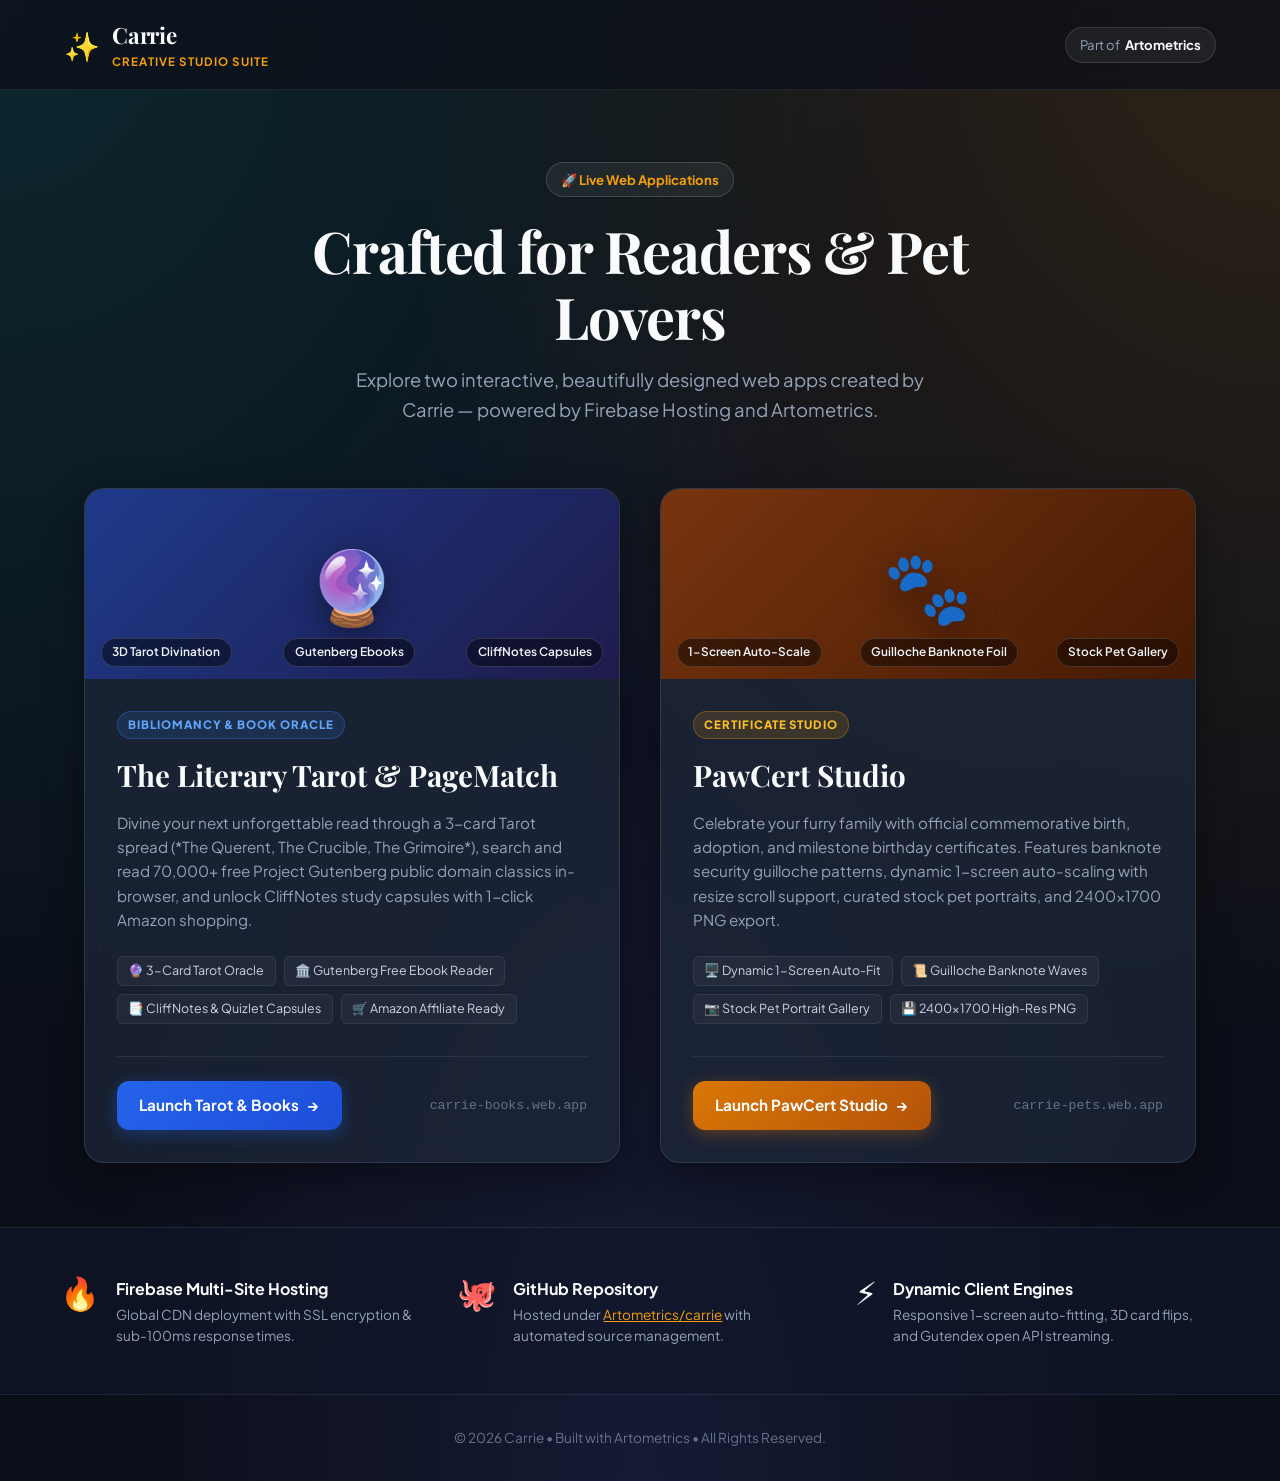
<file: portal/index.html>
<!DOCTYPE html>
<html lang="en">
<head>
  <meta charset="UTF-8">
  <meta name="viewport" content="width=device-width, initial-scale=1.0">
  <title>Carrie — Web Projects & Creative Studio</title>
  <meta name="description" content="Welcome to Carrie's Web Suite — featuring The Literary Tarot & Gutenberg Press (Book Divination & Public Domain Reader) and PawCert Studio (Official Pet Certificate Generator).">
  <link rel="preconnect" href="https://fonts.googleapis.com">
  <link rel="preconnect" href="https://fonts.gstatic.com" crossorigin>
  <link href="https://fonts.googleapis.com/css2?family=Plus+Jakarta+Sans:wght@400;500;600;700;800&family=Playfair+Display:ital,wght@0,600;0,700;1,400&family=Cinzel:wght@600;700;800&display=swap" rel="stylesheet">
  <link rel="stylesheet" href="./style.css">
  <link rel="icon" href="data:image/svg+xml,<svg xmlns=%22http://www.w3.org/2000/svg%22 viewBox=%220 0 100 100%22><text y=%22.9em%22 font-size=%2290%22>✨</text></svg>">
</head>
<body class="bg-gradient">

  <!-- Navigation -->
  <header class="portal-header">
    <div class="header-inner">
      <div class="brand">
        <span class="sparkle-icon">✨</span>
        <div>
          <span class="brand-name">Carrie</span>
          <span class="brand-tag">Creative Studio Suite</span>
        </div>
      </div>
      <div class="header-right">
        <a href="https://github.com/Artometrics/carrie" target="_blank" class="artometrics-badge">
          <span>Part of</span>
          <strong>Artometrics</strong>
        </a>
      </div>
    </div>
  </header>

  <!-- Hero Section -->
  <section class="portal-hero">
    <div class="hero-inner">
      <span class="pill-tag">🚀 Live Web Applications</span>
      <h1 class="hero-title">Crafted for Readers & Pet Lovers</h1>
      <p class="hero-subtitle">
        Explore two interactive, beautifully designed web apps created by Carrie — powered by Firebase Hosting and Artometrics.
      </p>
    </div>
  </section>

  <!-- Apps Showcase Grid -->
  <main class="showcase-container">
    <div class="showcase-grid">

      <!-- CARD 1: The Literary Tarot & Gutenberg Press -->
      <article class="project-card card-books">
        <div class="card-media media-books">
          <div class="media-icon">🔮</div>
          <div class="media-badges">
            <span class="mini-badge">3D Tarot Divination</span>
            <span class="mini-badge">Gutenberg Ebooks</span>
            <span class="mini-badge">CliffNotes Capsules</span>
          </div>
        </div>

        <div class="card-content">
          <div class="project-badge books-tag">Bibliomancy & Book Oracle</div>
          <h2 class="project-title">The Literary Tarot & PageMatch</h2>
          <p class="project-desc">
            Divine your next unforgettable read through a 3-card Tarot spread (*The Querent, The Crucible, The Grimoire*), search and read 70,000+ free Project Gutenberg public domain classics in-browser, and unlock CliffNotes study capsules with 1-click Amazon shopping.
          </p>

          <div class="feature-pills">
            <span>🔮 3-Card Tarot Oracle</span>
            <span>🏛️ Gutenberg Free Ebook Reader</span>
            <span>📑 CliffNotes & Quizlet Capsules</span>
            <span>🛒 Amazon Affiliate Ready</span>
          </div>

          <div class="card-footer">
            <a href="https://carrie-books.web.app" class="btn btn-launch btn-books">
              <span>Launch Tarot & Books</span>
              <span class="btn-arrow">&rarr;</span>
            </a>
            <span class="url-hint">carrie-books.web.app</span>
          </div>
        </div>
      </article>

      <!-- CARD 2: PawCert (Pets) -->
      <article class="project-card card-pets">
        <div class="card-media media-pets">
          <div class="media-icon">🐾</div>
          <div class="media-badges">
            <span class="mini-badge">1-Screen Auto-Scale</span>
            <span class="mini-badge">Guilloche Banknote Foil</span>
            <span class="mini-badge">Stock Pet Gallery</span>
          </div>
        </div>

        <div class="card-content">
          <div class="project-badge pets-tag">Certificate Studio</div>
          <h2 class="project-title">PawCert Studio</h2>
          <p class="project-desc">
            Celebrate your furry family with official commemorative birth, adoption, and milestone birthday certificates. Features banknote security guilloche patterns, dynamic 1-screen auto-scaling with resize scroll support, curated stock pet portraits, and 2400x1700 PNG export.
          </p>

          <div class="feature-pills">
            <span>🖥️ Dynamic 1-Screen Auto-Fit</span>
            <span>📜 Guilloche Banknote Waves</span>
            <span>📷 Stock Pet Portrait Gallery</span>
            <span>💾 2400×1700 High-Res PNG</span>
          </div>

          <div class="card-footer">
            <a href="https://carrie-pets.web.app" class="btn btn-launch btn-pets">
              <span>Launch PawCert Studio</span>
              <span class="btn-arrow">&rarr;</span>
            </a>
            <span class="url-hint">carrie-pets.web.app</span>
          </div>
        </div>
      </article>

    </div>
  </main>

  <!-- Technical Infrastructure Banner -->
  <section class="tech-banner">
    <div class="tech-inner">
      <div class="tech-item">
        <span class="tech-icon">🔥</span>
        <div>
          <h4>Firebase Multi-Site Hosting</h4>
          <p>Global CDN deployment with SSL encryption & sub-100ms response times.</p>
        </div>
      </div>
      <div class="tech-item">
        <span class="tech-icon">🐙</span>
        <div>
          <h4>GitHub Repository</h4>
          <p>Hosted under <a href="https://github.com/Artometrics/carrie" target="_blank">Artometrics/carrie</a> with automated source management.</p>
        </div>
      </div>
      <div class="tech-item">
        <span class="tech-icon">⚡</span>
        <div>
          <h4>Dynamic Client Engines</h4>
          <p>Responsive 1-screen auto-fitting, 3D card flips, and Gutendex open API streaming.</p>
        </div>
      </div>
    </div>
  </section>

  <!-- Footer -->
  <footer class="portal-footer">
    <p>&copy; 2026 Carrie &bull; Built with Artometrics &bull; All Rights Reserved.</p>
  </footer>

</body>
</html>
</file>
<file: portal/style.css>
:root {
  --font-sans: 'Plus Jakarta Sans', system-ui, -apple-system, sans-serif;
  --font-serif: 'Playfair Display', Georgia, serif;
  --font-formal: 'Cinzel', serif;

  --bg-gradient: radial-gradient(circle at 50% 0%, #1e293b 0%, #0f172a 100%);
  --card-bg: rgba(30, 41, 59, 0.7);
  --card-border: rgba(255, 255, 255, 0.1);
  --card-hover-border: rgba(255, 255, 255, 0.25);
  
  --text-main: #f8fafc;
  --text-sub: #94a3b8;
  --text-dim: #64748b;

  --gold: #f59e0b;
  --gold-glow: rgba(245, 158, 11, 0.35);
  --teal: #14b8a6;
  --teal-glow: rgba(20, 184, 166, 0.35);
}

* {
  box-sizing: border-box;
  margin: 0;
  padding: 0;
}

body {
  font-family: var(--font-sans);
  background: #0b0f19;
  background-image: 
    radial-gradient(at 0% 0%, rgba(20, 184, 166, 0.15) 0px, transparent 50%),
    radial-gradient(at 100% 0%, rgba(245, 158, 11, 0.15) 0px, transparent 50%),
    radial-gradient(at 50% 100%, rgba(99, 102, 241, 0.12) 0px, transparent 60%);
  color: var(--text-main);
  min-height: 100vh;
  display: flex;
  flex-direction: column;
  line-height: 1.6;
}

/* Header */
.portal-header {
  border-bottom: 1px solid rgba(255, 255, 255, 0.08);
  backdrop-filter: blur(12px);
  position: sticky;
  top: 0;
  z-index: 50;
  background-color: rgba(11, 15, 25, 0.75);
}
.header-inner {
  max-width: 1200px;
  margin: 0 auto;
  padding: 1.1rem 1.5rem;
  display: flex;
  align-items: center;
  justify-content: space-between;
}
.brand {
  display: flex;
  align-items: center;
  gap: 0.75rem;
}
.sparkle-icon {
  font-size: 1.8rem;
}
.brand-name {
  font-family: var(--font-serif);
  font-size: 1.4rem;
  font-weight: 700;
  letter-spacing: -0.01em;
}
.brand-tag {
  display: block;
  font-size: 0.72rem;
  text-transform: uppercase;
  letter-spacing: 0.1em;
  color: var(--gold);
  font-weight: 700;
}

.artometrics-badge {
  text-decoration: none;
  display: inline-flex;
  align-items: center;
  gap: 0.35rem;
  padding: 0.4rem 0.85rem;
  border-radius: 999px;
  background: rgba(255, 255, 255, 0.06);
  border: 1px solid rgba(255, 255, 255, 0.12);
  color: var(--text-sub);
  font-size: 0.82rem;
  transition: all 0.2s;
}
.artometrics-badge:hover {
  background: rgba(255, 255, 255, 0.12);
  color: var(--text-main);
}
.artometrics-badge strong {
  color: var(--text-main);
}

/* Hero */
.portal-hero {
  padding: 4.5rem 1.5rem 3rem;
  text-align: center;
}
.hero-inner {
  max-width: 720px;
  margin: 0 auto;
}
.pill-tag {
  display: inline-block;
  padding: 0.35rem 0.9rem;
  border-radius: 999px;
  background-color: rgba(255, 255, 255, 0.06);
  border: 1px solid rgba(255, 255, 255, 0.15);
  font-size: 0.82rem;
  font-weight: 700;
  color: var(--gold);
  margin-bottom: 1.25rem;
}
.hero-title {
  font-family: var(--font-serif);
  font-size: clamp(2.4rem, 5vw, 3.6rem);
  font-weight: 700;
  line-height: 1.15;
  margin-bottom: 1rem;
  letter-spacing: -0.02em;
}
.hero-subtitle {
  font-size: 1.15rem;
  color: var(--text-sub);
  max-width: 620px;
  margin: 0 auto;
}

/* Showcase Grid */
.showcase-container {
  max-width: 1160px;
  margin: 0 auto;
  padding: 1rem 1.5rem 4rem;
  width: 100%;
}
.showcase-grid {
  display: grid;
  grid-template-columns: repeat(auto-fit, minmax(360px, 1fr));
  gap: 2.5rem;
}

.project-card {
  background: var(--card-bg);
  border: 1px solid var(--card-border);
  border-radius: 20px;
  overflow: hidden;
  box-shadow: 0 12px 36px rgba(0, 0, 0, 0.35);
  display: flex;
  flex-direction: column;
  transition: transform 0.25s ease, border-color 0.25s ease, box-shadow 0.25s ease;
  backdrop-filter: blur(16px);
}
.project-card:hover {
  transform: translateY(-6px);
  border-color: var(--card-hover-border);
  box-shadow: 0 20px 48px rgba(0, 0, 0, 0.5);
}

.card-media {
  height: 190px;
  position: relative;
  display: flex;
  align-items: center;
  justify-content: center;
  overflow: hidden;
}
.media-books {
  background: linear-gradient(135deg, #1e3a8a 0%, #1e1b4b 100%);
}
.media-pets {
  background: linear-gradient(135deg, #78350f 0%, #451a03 100%);
}
.media-icon {
  font-size: 4.5rem;
  filter: drop-shadow(0 8px 16px rgba(0,0,0,0.4));
  transition: transform 0.3s ease;
}
.project-card:hover .media-icon {
  transform: scale(1.1) rotate(-3deg);
}
.media-badges {
  position: absolute;
  bottom: 12px;
  left: 16px;
  right: 16px;
  display: flex;
  justify-content: space-between;
}
.mini-badge {
  background: rgba(0, 0, 0, 0.45);
  backdrop-filter: blur(8px);
  padding: 0.25rem 0.65rem;
  border-radius: 999px;
  font-size: 0.74rem;
  font-weight: 600;
  color: #f1f5f9;
  border: 1px solid rgba(255, 255, 255, 0.15);
}

.card-content {
  padding: 2rem;
  display: flex;
  flex-direction: column;
  flex: 1;
}

.project-badge {
  display: inline-block;
  align-self: flex-start;
  font-size: 0.72rem;
  font-weight: 800;
  text-transform: uppercase;
  letter-spacing: 0.08em;
  padding: 0.25rem 0.65rem;
  border-radius: 999px;
  margin-bottom: 0.75rem;
}
.books-tag {
  background: rgba(59, 130, 246, 0.15);
  color: #60a5fa;
  border: 1px solid rgba(59, 130, 246, 0.3);
}
.pets-tag {
  background: rgba(245, 158, 11, 0.15);
  color: #fbbf24;
  border: 1px solid rgba(245, 158, 11, 0.3);
}

.project-title {
  font-family: var(--font-serif);
  font-size: 1.85rem;
  font-weight: 700;
  margin-bottom: 0.75rem;
}
.project-desc {
  font-size: 0.95rem;
  color: var(--text-sub);
  line-height: 1.6;
  margin-bottom: 1.5rem;
}

.feature-pills {
  display: flex;
  flex-wrap: wrap;
  gap: 0.5rem;
  margin-bottom: 2rem;
}
.feature-pills span {
  background: rgba(255, 255, 255, 0.04);
  border: 1px solid rgba(255, 255, 255, 0.08);
  font-size: 0.78rem;
  padding: 0.25rem 0.65rem;
  border-radius: 6px;
  color: #cbd5e1;
}

.card-footer {
  margin-top: auto;
  display: flex;
  align-items: center;
  justify-content: space-between;
  padding-top: 1.5rem;
  border-top: 1px solid rgba(255, 255, 255, 0.08);
}

.btn {
  display: inline-flex;
  align-items: center;
  gap: 0.5rem;
  text-decoration: none;
  font-weight: 700;
  font-size: 0.95rem;
  padding: 0.75rem 1.4rem;
  border-radius: 12px;
  transition: all 0.2s cubic-bezier(0.16, 1, 0.3, 1);
}
.btn-books {
  background: linear-gradient(135deg, #2563eb, #1d4ed8);
  color: #ffffff;
  box-shadow: 0 4px 16px rgba(37, 99, 235, 0.35);
}
.btn-books:hover {
  background: linear-gradient(135deg, #3b82f6, #2563eb);
  transform: translateY(-2px);
  box-shadow: 0 8px 24px rgba(37, 99, 235, 0.5);
}

.btn-pets {
  background: linear-gradient(135deg, #d97706, #b45309);
  color: #ffffff;
  box-shadow: 0 4px 16px rgba(217, 119, 6, 0.35);
}
.btn-pets:hover {
  background: linear-gradient(135deg, #f59e0b, #d97706);
  transform: translateY(-2px);
  box-shadow: 0 8px 24px rgba(217, 119, 6, 0.5);
}

.url-hint {
  font-size: 0.82rem;
  color: var(--text-dim);
  font-family: monospace;
}

/* Tech Banner */
.tech-banner {
  background: rgba(15, 23, 42, 0.6);
  border-top: 1px solid rgba(255, 255, 255, 0.08);
  border-bottom: 1px solid rgba(255, 255, 255, 0.08);
  padding: 3rem 1.5rem;
  margin-top: auto;
}
.tech-inner {
  max-width: 1160px;
  margin: 0 auto;
  display: grid;
  grid-template-columns: repeat(auto-fit, minmax(280px, 1fr));
  gap: 2rem;
}
.tech-item {
  display: flex;
  align-items: flex-start;
  gap: 1rem;
}
.tech-icon {
  font-size: 2rem;
  line-height: 1;
}
.tech-item h4 {
  font-size: 1rem;
  font-weight: 700;
  margin-bottom: 0.25rem;
}
.tech-item p {
  font-size: 0.85rem;
  color: var(--text-sub);
  line-height: 1.5;
}
.tech-item a {
  color: var(--gold);
  text-decoration: underline;
}

/* Footer */
.portal-footer {
  text-align: center;
  padding: 2rem 1.5rem;
  font-size: 0.85rem;
  color: var(--text-dim);
}

@media (max-width: 640px) {
  .showcase-grid {
    grid-template-columns: 1fr;
  }
  .card-footer {
    flex-direction: column;
    align-items: stretch;
    gap: 0.75rem;
    text-align: center;
  }
  .btn {
    justify-content: center;
  }
}
</file>
